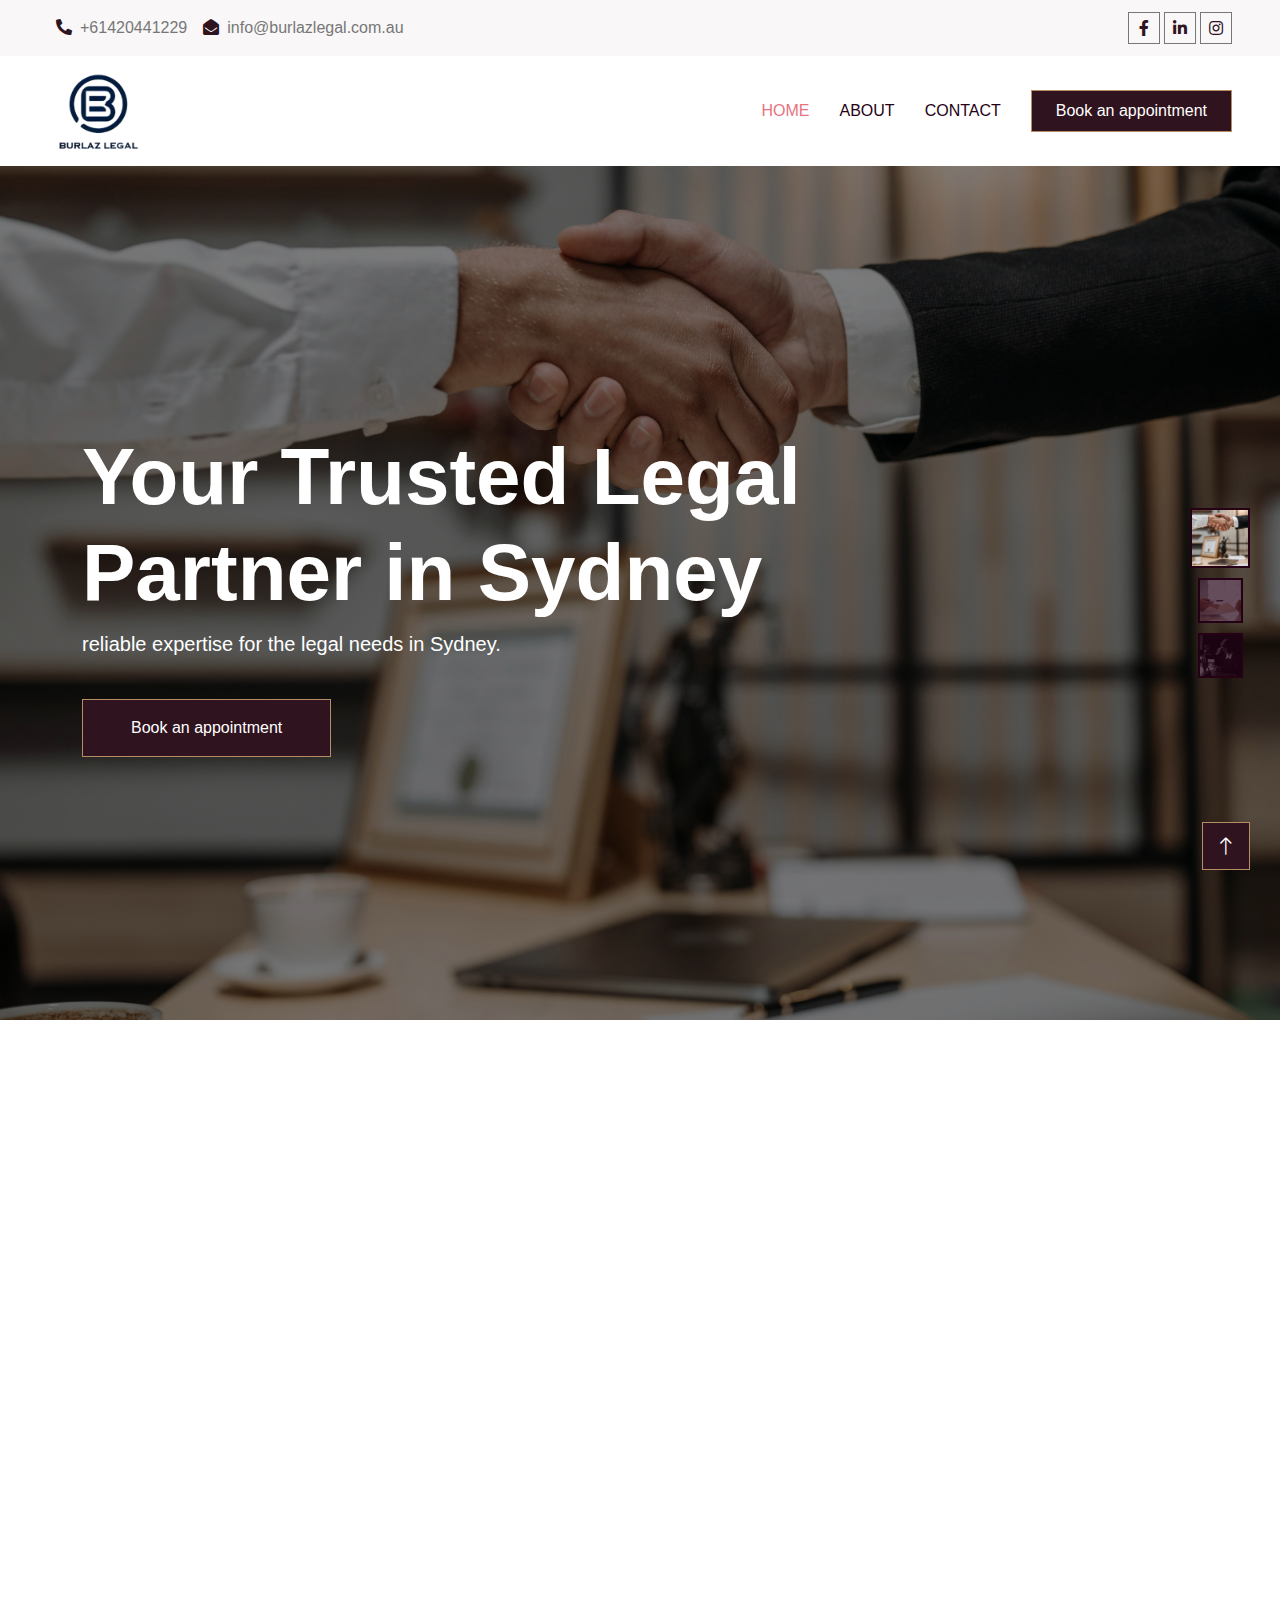
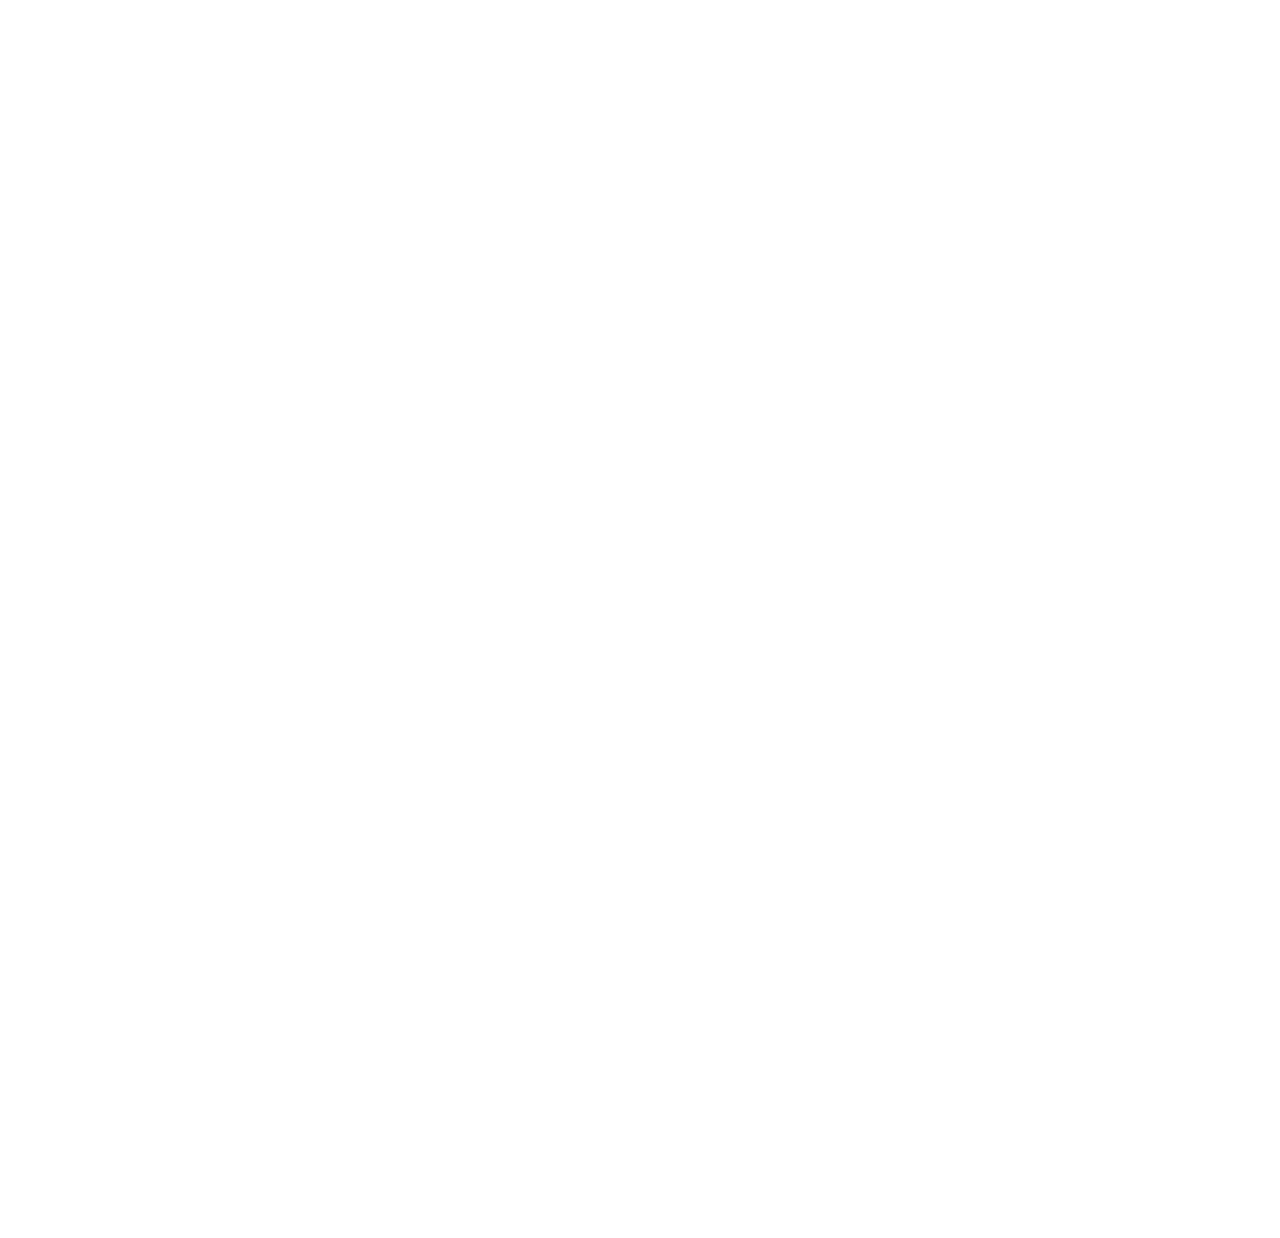
<file: index.html>
<!DOCTYPE html>
<html lang="en">

<head>
    <meta charset="utf-8">
    <title>Home | Burlaz Legal</title>
    <meta content="width=device-width, initial-scale=1.0" name="viewport">
    <meta content="" name="keywords">
    <meta content="" name="description">

    <!-- Favicon -->
    <link href="img/favicon.ico" rel="icon">

    <!-- Google Web Fonts -->
    <link rel="preconnect" href="https://fonts.googleapis.com">
    <link rel="preconnect" href="https://fonts.gstatic.com" crossorigin>
    <link
        href="https://fonts.googleapis.com/css2?family=Open+Sans:wght@400;500;600&family=Teko:wght@400;500;600&display=swap"
        rel="stylesheet">

    <!-- Icon Font Stylesheet -->
    <link href="https://cdnjs.cloudflare.com/ajax/libs/font-awesome/5.10.0/css/all.min.css" rel="stylesheet">
    <link href="https://cdn.jsdelivr.net/npm/bootstrap-icons@1.4.1/font/bootstrap-icons.css" rel="stylesheet">

    <!-- Libraries Stylesheet -->
    <link href="lib/animate/animate.min.css" rel="stylesheet">
    <link href="lib/owlcarousel/assets/owl.carousel.min.css" rel="stylesheet">
    <link href="lib/tempusdominus/css/tempusdominus-bootstrap-4.min.css" rel="stylesheet" />

    <!-- Customized Bootstrap Stylesheet -->
    <link href="css/bootstrap.min.css" rel="stylesheet">

    <!-- Template Stylesheet -->
    <link href="css/style.css" rel="stylesheet">
</head>

<body>


    <!-- Topbar Start -->
    <div class="container-fluid bg-dark p-0 wow fadeIn" data-wow-delay="0.1s">
        <div class="row gx-0 d-none d-lg-flex">
            <div class="col-lg-7 px-5 text-start">
                <div class="h-100 d-inline-flex align-items-center py-3 me-3">
                    <a class="text-body px-2" href="tel:+61420441229"><i
                            class="fa fa-phone-alt text-primary me-2"></i>+61420441229</a>
                    <a class="text-body px-2" href="mailto:info@burlazlegal.com.au"><i
                            class="fa fa-envelope-open text-primary me-2"></i>info@burlazlegal.com.au</a>
                </div>
            </div>
            <div class="col-lg-5 px-5 text-end">
                <div class="h-100 d-inline-flex align-items-center">
                    <a class="btn btn-sm-square btn-outline-body me-1" href=""><i class="fab fa-facebook-f"></i></a>
                    <a class="btn btn-sm-square btn-outline-body me-1" href=""><i class="fab fa-linkedin-in"></i></a>
                    <a class="btn btn-sm-square btn-outline-body me-0" href=""><i class="fab fa-instagram"></i></a>
                </div>
            </div>
        </div>
    </div>
    <!-- Topbar End -->


    <!-- Navbar Start -->
    <nav class="navbar navbar-expand-lg bg-white navbar-light sticky-top py-lg-0 px-lg-5 wow fadeIn"
        data-wow-delay="0.1s">
        <a href="index.html" class="navbar-brand ms-4 ms-lg-0">
            <h1 class="text-primary m-0"><img class="me-3" src="img/icons/icon-1.png" alt="Icon" style="height: 100px;">
            </h1>
        </a>
        <button type="button" class="navbar-toggler me-4" data-bs-toggle="collapse" data-bs-target="#navbarCollapse">
            <span class="navbar-toggler-icon"></span>
        </button>
        <div class="collapse navbar-collapse" id="navbarCollapse">
            <div class="navbar-nav ms-auto p-4 p-lg-0">
                <a href="index.html" class="nav-item nav-link active">Home</a>
                <a href="about.html" class="nav-item nav-link">About</a>
                <a href="contact.html" class="nav-item nav-link">Contact</a>
            </div>
            <a href="https://outlook.office365.com/book/InitialConsultation@burlazlegal.com.au/" target="_blank" class="btn btn-primary py-2 px-4 d-none d-lg-block">Book an appointment</a>
        </div>
    </nav>
    <!-- Navbar End -->


    <!-- Carousel Start -->
    <div class="container-fluid p-0 pb-5 wow fadeIn" data-wow-delay="0.1s">
        <div class="owl-carousel header-carousel position-relative">
            <div class="owl-carousel-item position-relative" data-dot="<img src='img/carousel-1.jpg'>">
                <img class="img-fluid" src="img/carousel-1.jpg" alt="">
                <div class="owl-carousel-inner">
                    <div class="container">
                        <div class="row justify-content-start">
                            <div class="col-10 col-lg-8">
                                <h1 class="display-1 text-white animated slideInDown">Your Trusted Legal Partner in
                                    Sydney</h1>
                                <p class="fs-5 fw-medium text-white mb-4 pb-3">reliable expertise for the legal needs in Sydney.</p>
                                <a href="https://outlook.office365.com/book/InitialConsultation@burlazlegal.com.au/" target="_blank" class="btn btn-primary py-3 px-5 animated slideInLeft">Book
                                    an appointment</a>
                            </div>
                        </div>
                    </div>
                </div>
            </div>
            <div class="owl-carousel-item position-relative" data-dot="<img src='img/carousel-2.jpg'>">
                <img class="img-fluid" src="img/carousel-2.jpg" alt="">
                <div class="owl-carousel-inner">
                    <div class="container">
                        <div class="row justify-content-start">
                            <div class="col-10 col-lg-8">
                                <h1 class="display-1 text-white animated slideInDown">Comprehensive Range of Legal
                                    Solutions</h1>
                                <p class="fs-5 fw-medium text-white mb-4 pb-3">offering a comprehensive solution in the
                                    areas of property and conveyancing, family and divorce, migration, wills and estates
                                    and commercial law.</p>
                                <a href="https://outlook.office365.com/book/InitialConsultation@burlazlegal.com.au/" target="_blank" class="btn btn-primary py-3 px-5 animated slideInLeft">Book
                                    an appointment</a>
                            </div>
                        </div>
                    </div>
                </div>
            </div>
            <div class="owl-carousel-item position-relative" data-dot="<img src='img/carousel-3.jpg'>">
                <img class="img-fluid" src="img/carousel-3.jpg" alt="">
                <div class="owl-carousel-inner">
                    <div class="container">
                        <div class="row justify-content-start">
                            <div class="col-10 col-lg-8">
                                <h1 class="display-1 text-white animated slideInDown">Best Affordability for Quality Services
                                </h1>
                                <p class="fs-5 fw-medium text-white mb-4 pb-3">providing you the best quality service with the best value for your money.</p>
                                <a href="https://outlook.office365.com/book/InitialConsultation@burlazlegal.com.au/" target="_blank" class="btn btn-primary py-3 px-5 animated slideInLeft">Book
                                    an appointment</a>
                            </div>
                        </div>
                    </div>
                </div>
            </div>
        </div>
    </div>
    <!-- Carousel End -->


    <!-- Facts Start -->
    <div class="container-xxl py-5">
        <div class="container pt-5">
            <div class="row g-4">
                <div class="col-lg-4 col-md-6 wow fadeInUp" data-wow-delay="0.1s">
                    <div class="fact-item text-center bg-light h-100 p-5 pt-0">
                        <div class="fact-icon">
                            <img src="img/icons/icon-2.png" alt="Icon">
                        </div>
                        <h3 class="mb-3">Sharp Focus, Proven Results</h3>
                        <p class="mb-0">Our
                            expertise in our core practice areas
                            ensures superior outcomes.</p>
                    </div>
                </div>
                <div class="col-lg-4 col-md-6 wow fadeInUp" data-wow-delay="0.3s">
                    <div class="fact-item text-center bg-light h-100 p-5 pt-0">
                        <div class="fact-icon">
                            <img src="img/icons/icon-3.png" alt="Icon">
                        </div>
                        <h3 class="mb-3">Tailored Solutions</h3>
                        <p class="mb-0">We craft
                            personalized strategies for your
                            unique situation.</p>
                    </div>
                </div>
                <div class="col-lg-4 col-md-6 wow fadeInUp" data-wow-delay="0.5s">
                    <div class="fact-item text-center bg-light h-100 p-5 pt-0">
                        <div class="fact-icon">
                            <img src="img/icons/icon-4.png" alt="Icon">
                        </div>
                        <h3 class="mb-3">Clear Communication</h3>
                        <p class="mb-0">We keep
                            you informed and involved
                            throughout the entire legal process.</p>
                    </div>
                </div>
            </div>
        </div>
    </div>
    <!-- Facts End -->


    <!-- About Start -->
    <div class="container-xxl py-5">
        <div class="container">
            <div class="row g-5">
                <div class="col-lg-6 wow fadeIn" data-wow-delay="0.1s">
                    <div class="about-img">
                        <img class="img-fluid" src="img/about-1.jpg" alt="">
                        <img class="img-fluid" src="img/about-2.jpg" alt="">
                    </div>
                </div>
                <div class="col-lg-6 wow fadeIn" data-wow-delay="0.5s">
                    <h4 class="section-title">About Us</h4>
                    <h1 class="display-5 mb-4">Your Trusted Legal Partners for Life's Key Moments</h1>
                    <p>Welcome to our premier legal services firm, your trusted partner for expert migration law, family
                        and divorce law, and conveyancing services. We specialize in skilled migration visas, including
                        points-tested and sponsorship options, partner visas, student visas, family visas, and
                        comprehensive appeals and reviews. Our family and divorce law services cover divorce and
                        separation, property settlements, parenting arrangements, child support, spousal maintenance,
                        and de facto relationships. </p>
                    <p class="mb-4">For conveyancing, we ensure smooth transactions for residential and
                        commercial property purchases and sales, property settlements, refinancing, and leasing. Rely on
                        our experienced professionals to navigate your legal challenges with precision and care. Contact
                        us today to secure top-notch legal support for all your needs.
                    </p>
                    <div class="d-flex align-items-center mb-5">
                        <div class="d-flex flex-shrink-0 align-items-center justify-content-center border border-5 border-primary"
                            style="width: 120px; height: 120px;">
                            <h1 class="display-1 mb-n2" data-toggle="counter-up">7</h1>
                        </div>
                        <div class="ps-4">
                            <h3>Years</h3>
                            <h3>Working</h3>
                            <h3 class="mb-0">Experience</h3>
                        </div>
                    </div>
                </div>
            </div>
        </div>
    </div>
    <!-- About End -->


    <!-- Testimonial Start -->
    <!-- <div class="container-xxl py-5">
        <div class="container">
            <div class="text-center mx-auto mb-5 wow fadeInUp" data-wow-delay="0.1s" style="max-width: 600px;">
                <h4 class="section-title">Testimonial</h4>
                <h1 class="display-5 mb-4">Thousands Of Customers Who Trust Us And Our Services</h1>
            </div>
            <div class="owl-carousel testimonial-carousel wow fadeInUp" data-wow-delay="0.1s">
                <div class="testimonial-item text-center"
                    data-dot="<img class='img-fluid' src='img/testimonial-1.jpg' alt=''>">
                    <p class="fs-5">Clita clita tempor justo dolor ipsum amet kasd amet duo justo duo duo labore sed
                        sed. Magna ut diam sit et amet stet eos sed clita erat magna elitr erat sit sit erat at rebum
                        justo sea clita.</p>
                    <h3>Client Name</h3>
                    <span class="text-primary">Profession</span>
                </div>
                <div class="testimonial-item text-center"
                    data-dot="<img class='img-fluid' src='img/testimonial-2.jpg' alt=''>">
                    <p class="fs-5">Clita clita tempor justo dolor ipsum amet kasd amet duo justo duo duo labore sed
                        sed. Magna ut diam sit et amet stet eos sed clita erat magna elitr erat sit sit erat at rebum
                        justo sea clita.</p>
                    <h3>Client Name</h3>
                    <span class="text-primary">Profession</span>
                </div>
                <div class="testimonial-item text-center"
                    data-dot="<img class='img-fluid' src='img/testimonial-3.jpg' alt=''>">
                    <p class="fs-5">Clita clita tempor justo dolor ipsum amet kasd amet duo justo duo duo labore sed
                        sed. Magna ut diam sit et amet stet eos sed clita erat magna elitr erat sit sit erat at rebum
                        justo sea clita.</p>
                    <h3>Client Name</h3>
                    <span class="text-primary">Profession</span>
                </div>
            </div>
        </div>
    </div> -->
    <!-- Testimonial End -->


    <!-- Footer Start -->
    <div class="container-fluid bg-dark text-body footer mt-5 pt-5 px-0 wow fadeIn" data-wow-delay="0.1s">
        <div class="container py-5">
            <div class="row g-5">
                <div class="col-lg-4 col-md-6">
                    <h3 class="text-light mb-4">Address</h3>
                    <p class="mb-2"><i class="fa fa-map-marker-alt text-primary me-3"></i>Suite 474 Level 4 311/315
                        <br>Castlereagh St, Haymarket <br>NSW 2000
                    </p>
                    <a href="tel:+61420441229">
                        <p class="mb-2"><i class="fa fa-phone-alt text-primary me-3"></i>+61420441229</p>
                    </a>
                    <a href="mailto:info@burlazlegal.com.au">
                        <p class="mb-2"><i class="fa fa-envelope text-primary me-3"></i>info@burlazlegal.com.au</p>
                    </a>
                    <div class="d-flex pt-2">
                        <a class="btn btn-square btn-outline-body me-1" href=""><i class="fab fa-instagram"></i></a>
                        <a class="btn btn-square btn-outline-body me-1" href=""><i class="fab fa-facebook-f"></i></a>
                        <a class="btn btn-square btn-outline-body me-0" href=""><i class="fab fa-linkedin-in"></i></a>
                    </div>
                </div>
                <div class="col-lg-4 col-md-6">
                    <h3 class="text-light mb-4">Quick Links</h3>
                    <a class="btn btn-link" href="index.html">Home</a>
                    <a class="btn btn-link" href="about.html">About Us</a>
                    <a class="btn btn-link" href="contact.html">Contact Us</a>
                    <a class="btn btn-link" href="appointment.html">Appointment</a>
                </div>
                <div class="col-lg-4 col-md-6">
                    <h3 class="text-light mb-4"><img src="./img/icons/icon-1.png" style="height: 175px;"></h3>
                </div>
            </div>
        </div>
        <div class="container-fluid copyright">
            <div class="container">
                <div class="row">
                    <div class="col-md-6 text-center text-md-start mb-3 mb-md-0">
                        &copy; <a href="#">Burlaz Legal.</a> All rights reserved.
                    </div>
                </div>
            </div>
        </div>
    </div>
    <!-- Footer End -->


    <!-- Back to Top -->
    <a href="#" class="btn btn-lg btn-primary btn-lg-square back-to-top"><i class="bi bi-arrow-up"></i></a>


    <!-- JavaScript Libraries -->
    <script src="https://code.jquery.com/jquery-3.4.1.min.js"></script>
    <script src="https://cdn.jsdelivr.net/npm/bootstrap@5.0.0/dist/js/bootstrap.bundle.min.js"></script>
    <script src="lib/wow/wow.min.js"></script>
    <script src="lib/easing/easing.min.js"></script>
    <script src="lib/waypoints/waypoints.min.js"></script>
    <script src="lib/counterup/counterup.min.js"></script>
    <script src="lib/owlcarousel/owl.carousel.min.js"></script>
    <script src="lib/tempusdominus/js/moment.min.js"></script>
    <script src="lib/tempusdominus/js/moment-timezone.min.js"></script>
    <script src="lib/tempusdominus/js/tempusdominus-bootstrap-4.min.js"></script>

    <!-- Template Javascript -->
    <script src="js/main.js"></script>
</body>

</html>
</file>
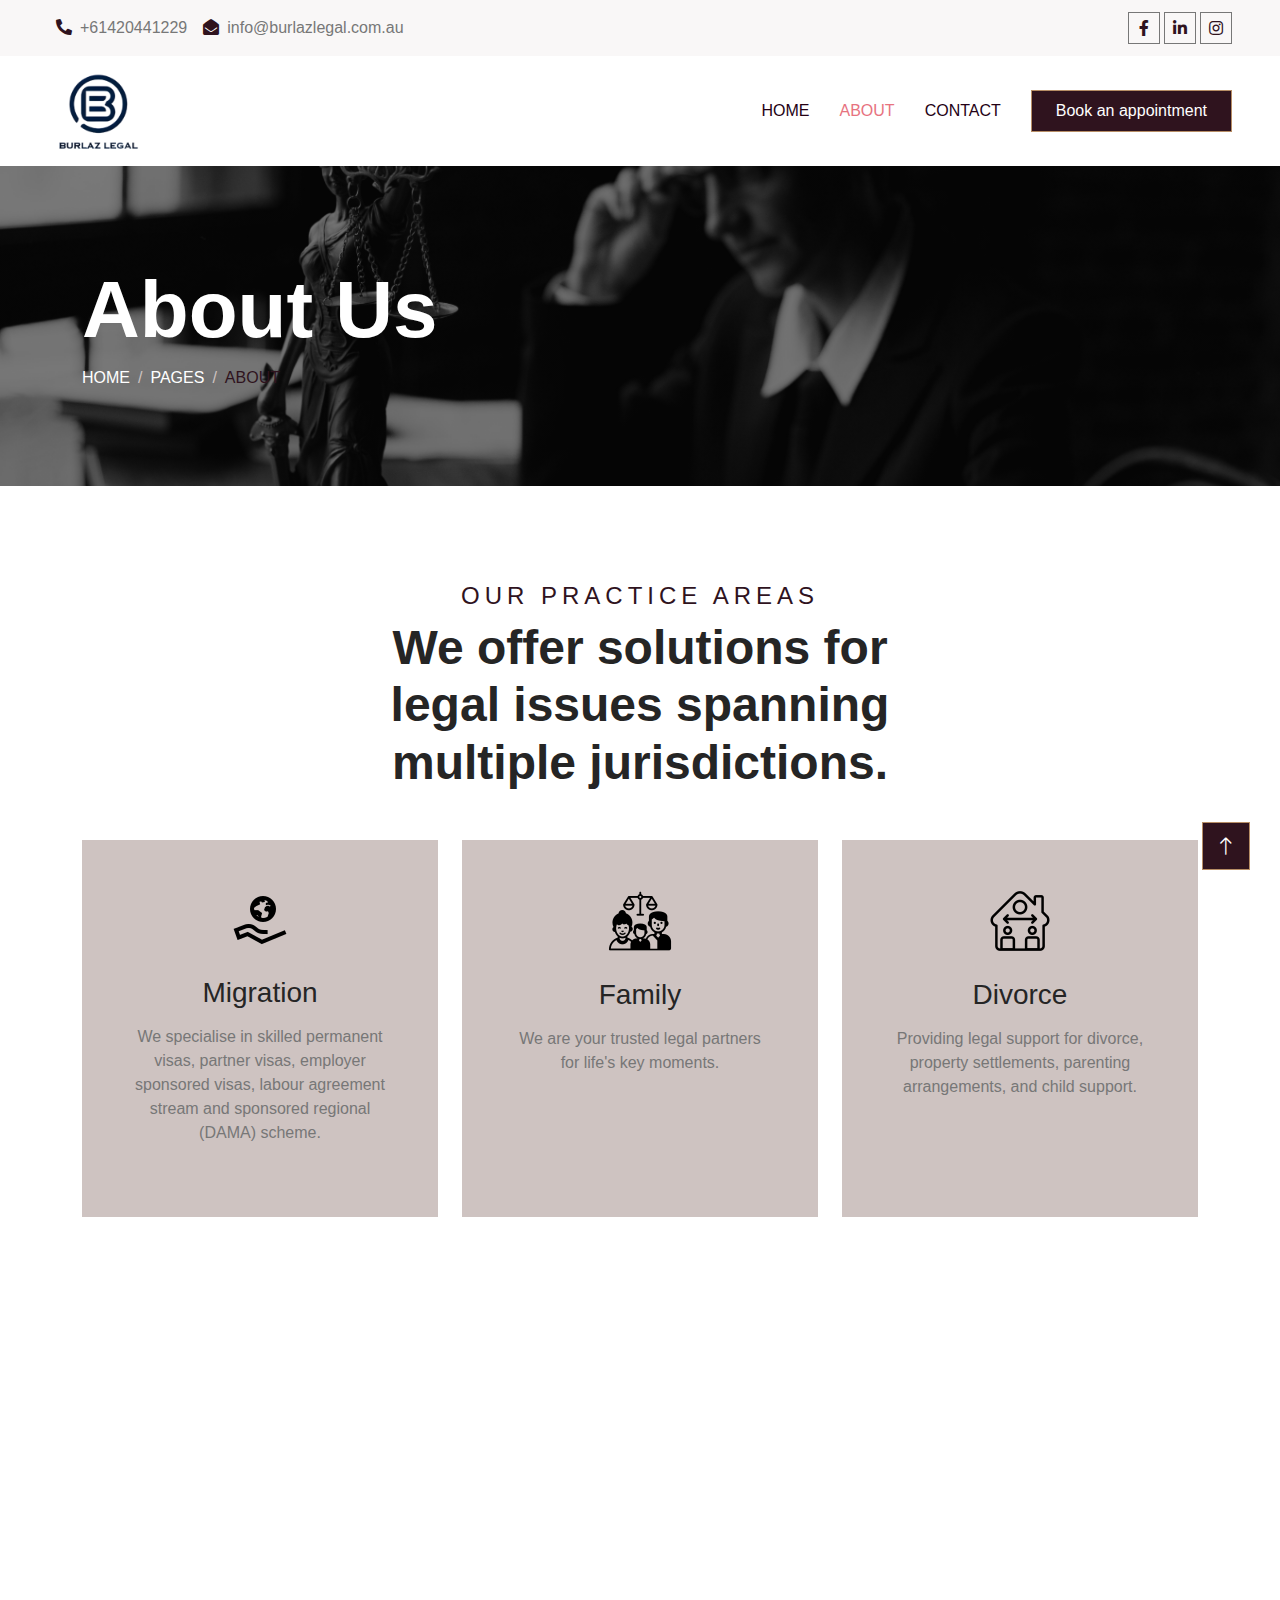
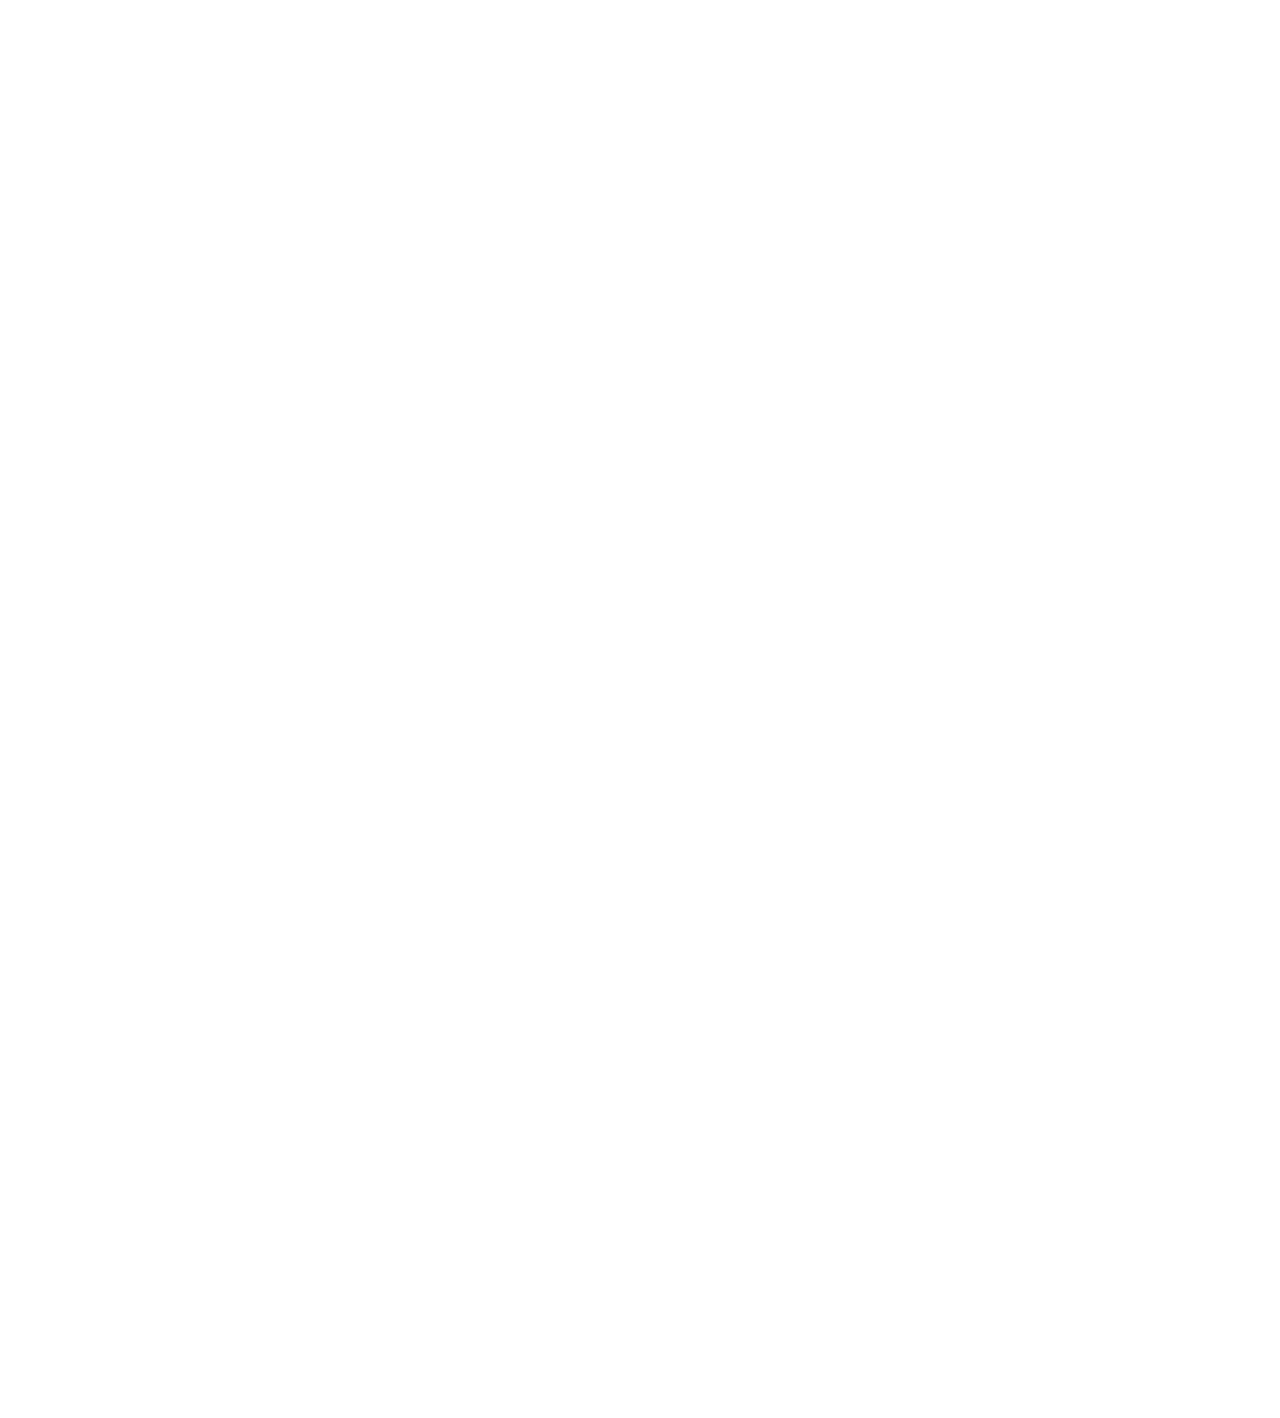
<file: about.html>
<!DOCTYPE html>
<html lang="en">

<head>
    <meta charset="utf-8">
    <title>About | Burlaz Legal</title>
    <meta content="width=device-width, initial-scale=1.0" name="viewport">
    <meta content="" name="keywords">
    <meta content="" name="description">

    <!-- Favicon -->
    <link href="img/favicon.ico" rel="icon">

    <!-- Google Web Fonts -->
    <link rel="preconnect" href="https://fonts.googleapis.com">
    <link rel="preconnect" href="https://fonts.gstatic.com" crossorigin>
    <link
        href="https://fonts.googleapis.com/css2?family=Open+Sans:wght@400;500;600&family=Teko:wght@400;500;600&display=swap"
        rel="stylesheet">

    <!-- Icon Font Stylesheet -->
    <link href="https://cdnjs.cloudflare.com/ajax/libs/font-awesome/5.10.0/css/all.min.css" rel="stylesheet">
    <link href="https://cdn.jsdelivr.net/npm/bootstrap-icons@1.4.1/font/bootstrap-icons.css" rel="stylesheet">

    <!-- Libraries Stylesheet -->
    <link href="lib/animate/animate.min.css" rel="stylesheet">
    <link href="lib/owlcarousel/assets/owl.carousel.min.css" rel="stylesheet">
    <link href="lib/tempusdominus/css/tempusdominus-bootstrap-4.min.css" rel="stylesheet" />

    <!-- Customized Bootstrap Stylesheet -->
    <link href="css/bootstrap.min.css" rel="stylesheet">

    <!-- Template Stylesheet -->
    <link href="css/style.css" rel="stylesheet">
</head>

<body>


    <!-- Topbar Start -->
    <div class="container-fluid bg-dark p-0 wow fadeIn" data-wow-delay="0.1s">
        <div class="row gx-0 d-none d-lg-flex">
            <div class="col-lg-7 px-5 text-start">
                <div class="h-100 d-inline-flex align-items-center py-3 me-3">
                    <a class="text-body px-2" href="tel:+61420441229"><i
                            class="fa fa-phone-alt text-primary me-2"></i>+61420441229</a>
                    <a class="text-body px-2" href="mailto:info@burlazlegal.com.au"><i
                            class="fa fa-envelope-open text-primary me-2"></i>info@burlazlegal.com.au</a>
                </div>
            </div>
            <div class="col-lg-5 px-5 text-end">
                <div class="h-100 d-inline-flex align-items-center">
                    <a class="btn btn-sm-square btn-outline-body me-1" href=""><i class="fab fa-facebook-f"></i></a>
                    <a class="btn btn-sm-square btn-outline-body me-1" href=""><i class="fab fa-linkedin-in"></i></a>
                    <a class="btn btn-sm-square btn-outline-body me-0" href=""><i class="fab fa-instagram"></i></a>
                </div>
            </div>
        </div>
    </div>
    <!-- Topbar End -->


    <!-- Navbar Start -->
    <nav class="navbar navbar-expand-lg bg-white navbar-light sticky-top py-lg-0 px-lg-5 wow fadeIn"
        data-wow-delay="0.1s">
        <a href="index.html" class="navbar-brand ms-4 ms-lg-0">
            <h1 class="text-primary m-0"><img class="me-3" src="img/icons/icon-1.png" alt="Icon" style="height: 100px;">
            </h1>
        </a>
        <button type="button" class="navbar-toggler me-4" data-bs-toggle="collapse" data-bs-target="#navbarCollapse">
            <span class="navbar-toggler-icon"></span>
        </button>
        <div class="collapse navbar-collapse" id="navbarCollapse">
            <div class="navbar-nav ms-auto p-4 p-lg-0">
                <a href="index.html" class="nav-item nav-link">Home</a>
                <a href="about.html" class="nav-item nav-link active">About</a>
                <a href="contact.html" class="nav-item nav-link">Contact</a>
            </div>
            <a href="https://outlook.office365.com/book/InitialConsultation@burlazlegal.com.au/" target="_blank" class="btn btn-primary py-2 px-4 d-none d-lg-block">Book an appointment</a>
        </div>
    </nav>
    <!-- Navbar End -->

    <!-- Page Header Start -->
    <div class="container-fluid page-header py-5 mb-5 wow fadeIn" data-wow-delay="0.1s">
        <div class="container py-5">
            <h1 class="display-1 text-white animated slideInDown">About Us</h1>
            <nav aria-label="breadcrumb animated slideInDown">
                <ol class="breadcrumb text-uppercase mb-0">
                    <li class="breadcrumb-item"><a class="text-white" href="#">Home</a></li>
                    <li class="breadcrumb-item"><a class="text-white" href="#">Pages</a></li>
                    <li class="breadcrumb-item text-primary active" aria-current="page">About</li>
                </ol>
            </nav>
        </div>
    </div>
    <!-- Page Header End -->





    <!-- Service Start -->
    <div class="container-xxl py-5">
        <div class="container">
            <div class="text-center mx-auto mb-5 wow fadeInUp" data-wow-delay="0.1s" style="max-width: 600px;">
                <h4 class="section-title">OUR PRACTICE AREAS</h4>
                <h1 class="display-5 mb-4">We offer solutions for legal issues spanning multiple jurisdictions.</h1>
            </div>
            <div class="row g-4">
                <div class="col-lg-4 col-md-6 wow fadeInUp" data-wow-delay="0.1s">
                    <div class="service-item d-flex position-relative text-center h-100">
                        <div class="service-text p-5">
                            <img class="mb-4" src="img/icons/icon-5.png" alt="Icon">
                            <h3 class="mb-3">Migration</h3>
                            <p class="mb-4">We specialise in skilled permanent visas, partner visas, employer sponsored
                                visas,
                                labour agreement stream and sponsored regional (DAMA) scheme.</p>
                        </div>
                    </div>
                </div>
                <div class="col-lg-4 col-md-6 wow fadeInUp" data-wow-delay="0.3s">
                    <div class="service-item d-flex position-relative text-center h-100">
                        <div class="service-text p-5">
                            <img class="mb-4" src="img/icons/icon-6.png" alt="Icon">
                            <h3 class="mb-3">Family</h3>
                            <p class="mb-4">We are your trusted legal partners for life's key moments.</p>
                        </div>
                    </div>
                </div>
                <div class="col-lg-4 col-md-6 wow fadeInUp" data-wow-delay="0.5s">
                    <div class="service-item d-flex position-relative text-center h-100">
                        <div class="service-text p-5">
                            <img class="mb-4" src="img/icons/icon-7.png" alt="Icon">
                            <h3 class="mb-3">Divorce</h3>
                            <p class="mb-4">Providing legal support for divorce, property settlements, parenting
                                arrangements, and child support.</p>
                        </div>
                    </div>
                </div>
                <div class="col-lg-4 col-md-6 wow fadeInUp" data-wow-delay="0.3s">
                    <div class="service-item d-flex position-relative text-center h-100">
                        <div class="service-text p-5">
                            <img class="mb-4" src="img/icons/icon-9.png" alt="Icon">
                            <h3 class="mb-3">Property</h3>
                            <p class="mb-4">We deal with all property related matters and leasing.</p>
                        </div>
                    </div>
                </div>
                <div class="col-lg-4 col-md-6 wow fadeInUp" data-wow-delay="0.1s">
                    <div class="service-item d-flex position-relative text-center h-100">
                        <div class="service-text p-5">
                            <img class="mb-4" src="img/icons/icon-8.png" alt="Icon">
                            <h3 class="mb-3">Conveyancing</h3>
                            <p class="mb-4">Managing legal processes for buying, selling, and refinancing residential
                                and commercial properties across Australia.</p>
                        </div>
                    </div>
                </div>

                <div class="col-lg-4 col-md-6 wow fadeInUp" data-wow-delay="0.5s">
                    <div class="service-item d-flex position-relative text-center h-100">
                        <div class="service-text p-5">
                            <img class="mb-4" src="img/icons/icon-10.png" alt="Icon">
                            <h3 class="mb-3">Commercial Law</h3>
                            <p class="mb-4">We focus on all aspects of general commercial law including sale of business
                                and others.
                            </p>
                        </div>
                    </div>
                </div>
            </div>
        </div>
    </div>
    <!-- Service End -->


    <!-- Team Start -->
    <div class="container-xxl py-5">
        <div class="container">
            <div class="text-center mx-auto mb-5 wow fadeInUp" data-wow-delay="0.1s" style="max-width: 600px;">
                <h4 class="section-title">Team Members</h4>
                <h1 class="display-5 mb-4">Our Dedicated Team of Professionals</h1>
            </div>
            <div class="row g-0 team-items">
                <div class="col-lg-4 col-md-6 wow fadeInUp" data-wow-delay="0.1s">
                    <div class="team-item position-relative">
                        <div class="position-relative">
                            <img class="img-fluid" src="img/team-1.jpg" alt="">
                        </div>
                        <div class="bg-light text-center p-4">
                            <h3 class="mt-2">Sujan Burlakoti</h3>
                            <span class="text-primary">Principal</span>
                        </div>
                    </div>
                </div>
                <div class="col-lg-4 col-md-6 wow fadeInUp" data-wow-delay="0.3s">
                    <div class="team-item position-relative">
                        <div class="position-relative">
                            <img class="img-fluid" src="img/team-2.jpg" alt="">
                        </div>
                        <div class="bg-light text-center p-4">
                            <h3 class="mt-2">Sikha Acharya</h3>
                            <span class="text-primary">Lawyer</span>
                        </div>
                    </div>
                </div>
                <div class="col-lg-4 col-md-6 wow fadeInUp" data-wow-delay="0.5s">
                    <div class="team-item position-relative">
                        <div class="position-relative">
                            <img class="img-fluid" src="img/team-3.jpg" alt="">
                        </div>
                        <div class="bg-light text-center p-4">
                            <h3 class="mt-2">Sushma Dahal</h3>
                            <span class="text-primary">Office Manager</span>
                        </div>
                    </div>
                </div>
            </div>
        </div>
    </div>
    <!-- Team End -->


    <!-- Footer Start -->
    <div class="container-fluid bg-dark text-body footer mt-5 pt-5 px-0 wow fadeIn" data-wow-delay="0.1s">
        <div class="container py-5">
            <div class="row g-5">
                <div class="col-lg-4 col-md-6">
                    <h3 class="text-light mb-4">Address</h3>
                    <p class="mb-2"><i class="fa fa-map-marker-alt text-primary me-3"></i>Suite 474 Level 4 311/315
                        <br>Castlereagh St, Haymarket <br>NSW 2000
                    </p>
                    <a href="tel:+61420441229">
                        <p class="mb-2"><i class="fa fa-phone-alt text-primary me-3"></i>+61420441229</p>
                    </a>
                    <a href="mailto:info@burlazlegal.com.au">
                        <p class="mb-2"><i class="fa fa-envelope text-primary me-3"></i>info@burlazlegal.com.au</p>
                    </a>
                    <div class="d-flex pt-2">
                        <a class="btn btn-square btn-outline-body me-1" href=""><i class="fab fa-instagram"></i></a>
                        <a class="btn btn-square btn-outline-body me-1" href=""><i class="fab fa-facebook-f"></i></a>
                        <a class="btn btn-square btn-outline-body me-0" href=""><i class="fab fa-linkedin-in"></i></a>
                    </div>
                </div>
                <div class="col-lg-4 col-md-6">
                    <h3 class="text-light mb-4">Quick Links</h3>
                    <a class="btn btn-link" href="index.html">Home</a>
                    <a class="btn btn-link" href="about.html">About Us</a>
                    <a class="btn btn-link" href="contact.html">Contact Us</a>
                    <a class="btn btn-link" href="appointment.html">Appointment</a>
                </div>
                <div class="col-lg-4 col-md-6">
                    <h3 class="text-light mb-4"><img src="./img/icons/icon-1.png" style="height: 175px;"></h3>
                </div>
            </div>
        </div>
        <div class="container-fluid copyright">
            <div class="container">
                <div class="row">
                    <div class="col-md-6 text-center text-md-start mb-3 mb-md-0">
                        &copy; <a href="#">Burlaz Legal.</a> All rights reserved.
                    </div>
                </div>
            </div>
        </div>
    </div>
    <!-- Footer End -->


    <!-- Back to Top -->
    <a href="#" class="btn btn-lg btn-primary btn-lg-square back-to-top"><i class="bi bi-arrow-up"></i></a>


    <!-- JavaScript Libraries -->
    <script src="https://code.jquery.com/jquery-3.4.1.min.js"></script>
    <script src="https://cdn.jsdelivr.net/npm/bootstrap@5.0.0/dist/js/bootstrap.bundle.min.js"></script>
    <script src="lib/wow/wow.min.js"></script>
    <script src="lib/easing/easing.min.js"></script>
    <script src="lib/waypoints/waypoints.min.js"></script>
    <script src="lib/counterup/counterup.min.js"></script>
    <script src="lib/owlcarousel/owl.carousel.min.js"></script>
    <script src="lib/tempusdominus/js/moment.min.js"></script>
    <script src="lib/tempusdominus/js/moment-timezone.min.js"></script>
    <script src="lib/tempusdominus/js/tempusdominus-bootstrap-4.min.js"></script>

    <!-- Template Javascript -->
    <script src="js/main.js"></script>
</body>

</html>
</file>
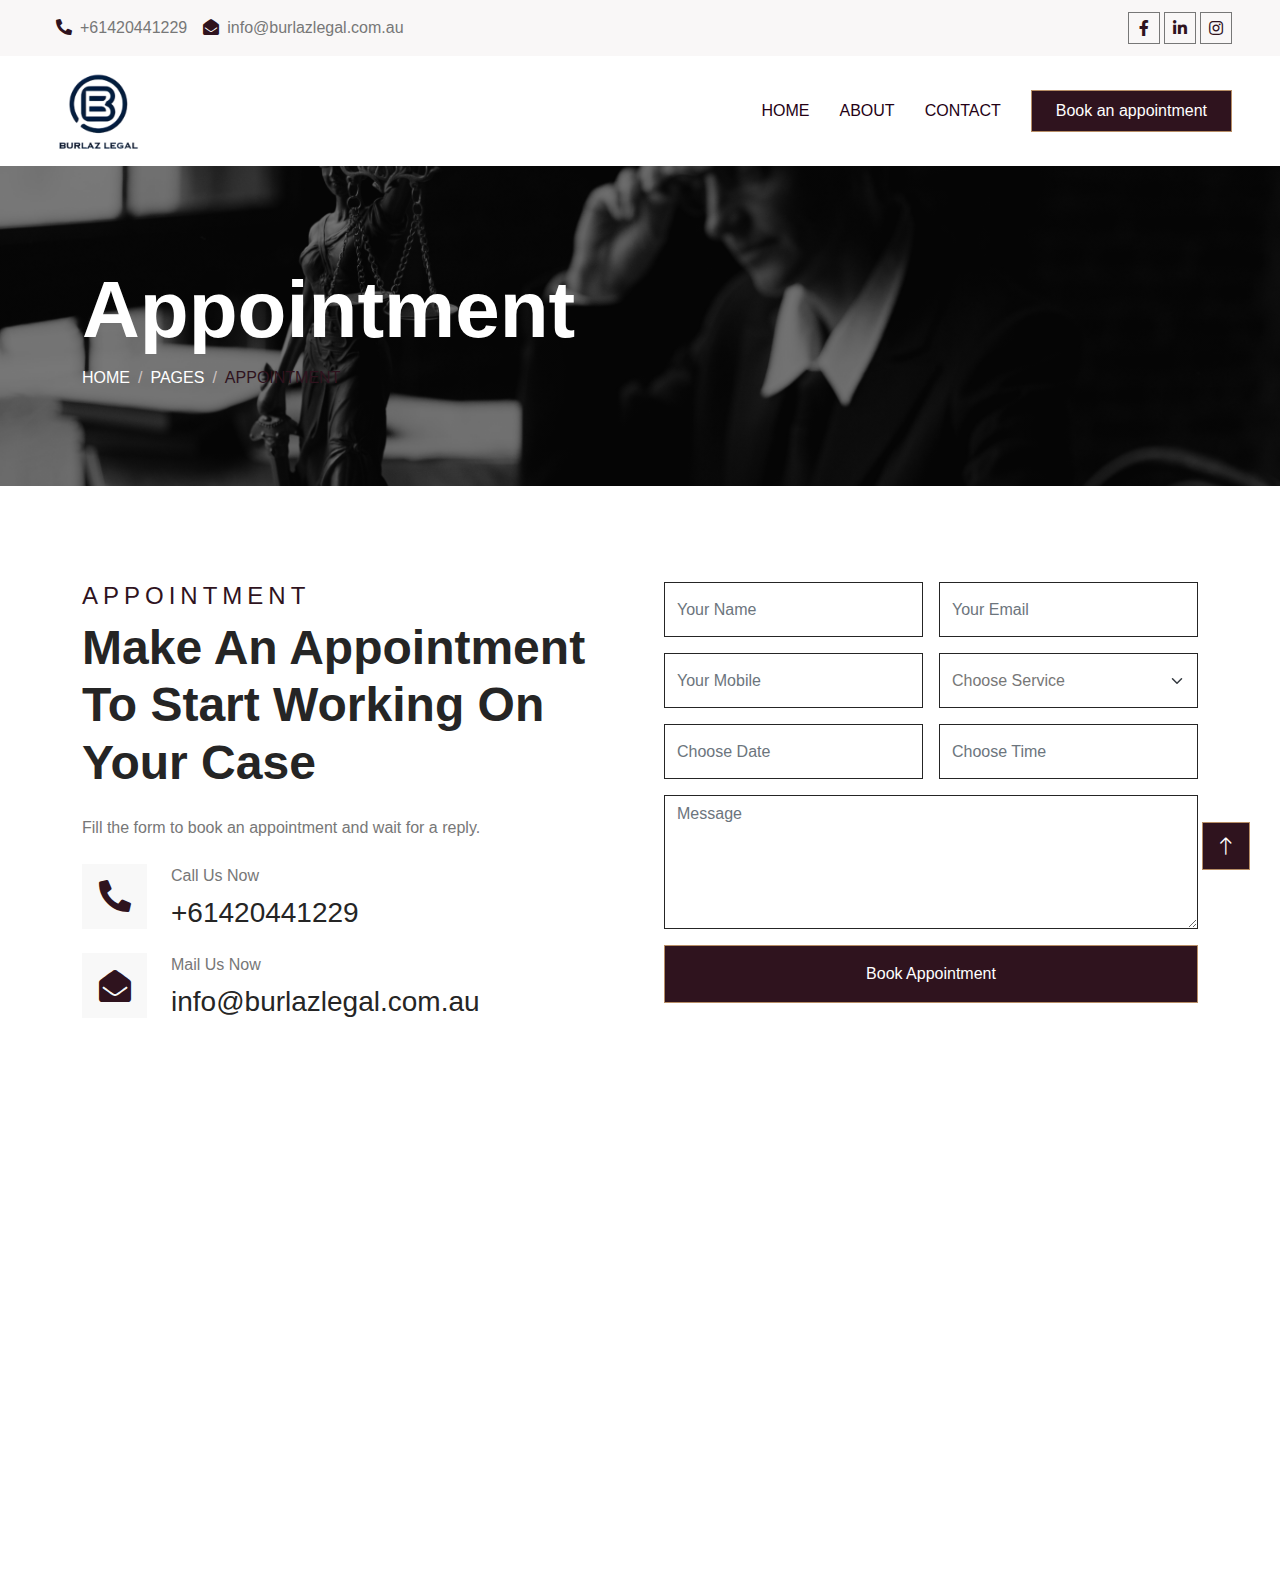
<file: appointment.html>
<!DOCTYPE html>
<html lang="en">

<head>
    <meta charset="utf-8">
    <title>Appointment | Burlaz Legal</title>
    <meta content="width=device-width, initial-scale=1.0" name="viewport">
    <meta content="" name="keywords">
    <meta content="" name="description">

    <!-- Favicon -->
    <link href="img/favicon.ico" rel="icon">

    <!-- Google Web Fonts -->
    <link rel="preconnect" href="https://fonts.googleapis.com">
    <link rel="preconnect" href="https://fonts.gstatic.com" crossorigin>
    <link
        href="https://fonts.googleapis.com/css2?family=Open+Sans:wght@400;500;600&family=Teko:wght@400;500;600&display=swap"
        rel="stylesheet">

    <!-- Icon Font Stylesheet -->
    <link href="https://cdnjs.cloudflare.com/ajax/libs/font-awesome/5.10.0/css/all.min.css" rel="stylesheet">
    <link href="https://cdn.jsdelivr.net/npm/bootstrap-icons@1.4.1/font/bootstrap-icons.css" rel="stylesheet">

    <!-- Libraries Stylesheet -->
    <link href="lib/animate/animate.min.css" rel="stylesheet">
    <link href="lib/owlcarousel/assets/owl.carousel.min.css" rel="stylesheet">
    <link href="lib/tempusdominus/css/tempusdominus-bootstrap-4.min.css" rel="stylesheet" />

    <!-- Customized Bootstrap Stylesheet -->
    <link href="css/bootstrap.min.css" rel="stylesheet">

    <!-- Template Stylesheet -->
    <link href="css/style.css" rel="stylesheet">
</head>

<body>


    <!-- Topbar Start -->
    <div class="container-fluid bg-dark p-0 wow fadeIn" data-wow-delay="0.1s">
        <div class="row gx-0 d-none d-lg-flex">
            <div class="col-lg-7 px-5 text-start">
                <div class="h-100 d-inline-flex align-items-center py-3 me-3">
                    <a class="text-body px-2" href="tel:+61420441229"><i
                        class="fa fa-phone-alt text-primary me-2"></i>+61420441229</a>
                <a class="text-body px-2" href="mailto:info@burlazlegal.com.au"><i
                        class="fa fa-envelope-open text-primary me-2"></i>info@burlazlegal.com.au</a>
                </div>
            </div>
            <div class="col-lg-5 px-5 text-end">
                <div class="h-100 d-inline-flex align-items-center">
                    <a class="btn btn-sm-square btn-outline-body me-1" href=""><i class="fab fa-facebook-f"></i></a>
                    <a class="btn btn-sm-square btn-outline-body me-1" href=""><i class="fab fa-linkedin-in"></i></a>
                    <a class="btn btn-sm-square btn-outline-body me-0" href=""><i class="fab fa-instagram"></i></a>
                </div>
            </div>
        </div>
    </div>
    <!-- Topbar End -->


    <!-- Navbar Start -->
    <nav class="navbar navbar-expand-lg bg-white navbar-light sticky-top py-lg-0 px-lg-5 wow fadeIn"
        data-wow-delay="0.1s">
        <a href="index.html" class="navbar-brand ms-4 ms-lg-0">
            <h1 class="text-primary m-0"><img class="me-3" src="img/icons/icon-1.png" alt="Icon" style="height: 100px;">
            </h1>
        </a>
        <button type="button" class="navbar-toggler me-4" data-bs-toggle="collapse" data-bs-target="#navbarCollapse">
            <span class="navbar-toggler-icon"></span>
        </button>
        <div class="collapse navbar-collapse" id="navbarCollapse">
            <div class="navbar-nav ms-auto p-4 p-lg-0">
                <a href="index.html" class="nav-item nav-link">Home</a>
                <a href="about.html" class="nav-item nav-link">About</a>
                <a href="contact.html" class="nav-item nav-link">Contact</a>
            </div>
            <a href="appointment.html" class="btn btn-primary py-2 px-4 d-none d-lg-block">Book an appointment</a>
        </div>
    </nav>
    <!-- Navbar End -->


    <!-- Page Header Start -->
    <div class="container-fluid page-header py-5 mb-5 wow fadeIn" data-wow-delay="0.1s">
        <div class="container py-5">
            <h1 class="display-1 text-white animated slideInDown">Appointment</h1>
            <nav aria-label="breadcrumb animated slideInDown">
                <ol class="breadcrumb text-uppercase mb-0">
                    <li class="breadcrumb-item"><a class="text-white" href="#">Home</a></li>
                    <li class="breadcrumb-item"><a class="text-white" href="#">Pages</a></li>
                    <li class="breadcrumb-item text-primary active" aria-current="page">Appointment</li>
                </ol>
            </nav>
        </div>
    </div>
    <!-- Page Header End -->


    <!-- Appointment Start -->
    <div class="container-xxl py-5">
        <div class="container">
            <div class="row g-5">
                <div class="col-lg-6 wow fadeInUp" data-wow-delay="0.1s">
                    <h4 class="section-title">Appointment</h4>
                    <h1 class="display-5 mb-4">Make An Appointment To Start Working On Your Case</h1>
                    <p class="mb-4">Fill the form to book an appointment and wait for a reply.
                    </p>
                    <div class="row g-4">
                        <div class="col-12">
                            <div class="d-flex">
                                <div class="d-flex flex-shrink-0 align-items-center justify-content-center bg-light"
                                    style="width: 65px; height: 65px;">
                                    <i class="fa fa-2x fa-phone-alt text-primary"></i>
                                </div>
                                <div class="ms-4">
                                    <p class="mb-2">Call Us Now</p>
                                    <a href="tel:+61420441229"><h3 class="mb-0">+61420441229</h3></a>
                                </div>
                            </div>
                        </div>
                        <div class="col-12">
                            <div class="d-flex">
                                <div class="d-flex flex-shrink-0 align-items-center justify-content-center bg-light"
                                    style="width: 65px; height: 65px;">
                                    <i class="fa fa-2x fa-envelope-open text-primary"></i>
                                </div>
                                <div class="ms-4">
                                    <p class="mb-2">Mail Us Now</p>
                                    <a href="mailto:info@burlazlegal.com.au"><h3 class="mb-0">info@burlazlegal.com.au</h3></a>
                                </div>
                            </div>
                        </div>
                    </div>
                </div>
                <div class="col-lg-6 wow fadeInUp" data-wow-delay="0.5s">
                    <form class="row g-3"action="https://api.web3forms.com/submit" method="POST">
                        <input type="hidden" name="access_key" value="c3f0168a-fabd-4ffc-9119-ee82cc5d5fba">
                        <div class="col-12 col-sm-6">
                            <input type="text" class="form-control" name="name" placeholder="Your Name" style="height: 55px;">
                        </div>
                        <div class="col-12 col-sm-6">
                            <input type="email" class="form-control" name="email" placeholder="Your Email" style="height: 55px;">
                        </div>
                        <div class="col-12 col-sm-6">
                            <input type="text" class="form-control" name="contact" placeholder="Your Mobile" style="height: 55px;">
                        </div>
                        <div class="col-12 col-sm-6">
                            <select class="form-select" name="service" style="height: 55px;">
                                <option selected>Choose Service</option>
                                <option value="visa-related">Visa-related</option>
                                <option value="Family-related">Family-related</option>
                                <option value="conveyancing">Conveyancing</option>
                                <option value="others">Others</option>
                            </select>
                        </div>
                        <div class="col-12 col-sm-6">
                            <div class="date" id="date" data-target-input="nearest">
                                <input type="text" name="date" class="form-control datetimepicker-input" placeholder="Choose Date"
                                    data-target="#date" data-toggle="datetimepicker" style="height: 55px;">
                            </div>
                        </div>
                        <div class="col-12 col-sm-6">
                            <div class="time" id="time" data-target-input="nearest">
                                <input type="text" name="time" class="form-control datetimepicker-input" placeholder="Choose Time"
                                    data-target="#time" data-toggle="datetimepicker" style="height: 55px;">
                            </div>
                        </div>
                        <div class="col-12">
                            <textarea class="form-control" name="message" rows="5" placeholder="Message"></textarea>
                        </div>
                        <div class="col-12">
                            <button class="btn btn-primary w-100 py-3" type="submit">Book Appointment</button>
                        </div>
                    </form>
                </div>
            </div>
        </div>
    </div>
    <!-- Appointment End -->

    <!-- Footer Start -->
    <div class="container-fluid bg-dark text-body footer mt-5 pt-5 px-0 wow fadeIn" data-wow-delay="0.1s">
        <div class="container py-5">
            <div class="row g-5">
                <div class="col-lg-4 col-md-6">
                    <h3 class="text-light mb-4">Address</h3>
                    <p class="mb-2"><i class="fa fa-map-marker-alt text-primary me-3"></i>Suite 474 Level 4 311/315 <br>Castlereagh St, Haymarket <br>NSW 2000</p>
                    <a href="tel:+61420441229"><p class="mb-2"><i class="fa fa-phone-alt text-primary me-3"></i>+61420441229</p></a>
                    <a href="mailto:info@burlazlegal.com.au"><p class="mb-2"><i class="fa fa-envelope text-primary me-3"></i>info@burlazlegal.com.au</p></a>
                    <div class="d-flex pt-2">
                        <a class="btn btn-square btn-outline-body me-1" href=""><i class="fab fa-instagram"></i></a>
                        <a class="btn btn-square btn-outline-body me-1" href=""><i class="fab fa-facebook-f"></i></a>
                        <a class="btn btn-square btn-outline-body me-0" href=""><i class="fab fa-linkedin-in"></i></a>
                    </div>
                </div>
                <div class="col-lg-4 col-md-6">
                    <h3 class="text-light mb-4">Quick Links</h3>
                    <a class="btn btn-link" href="index.html">Home</a>
                    <a class="btn btn-link" href="about.html">About Us</a>
                    <a class="btn btn-link" href="contact.html">Contact Us</a>
                    <a class="btn btn-link" href="appointment.html">Appointment</a>
                </div>
                <div class="col-lg-4 col-md-6">
                    <h3 class="text-light mb-4"><img src="./img/icons/icon-1.png" style="height: 175px;"></h3>  
                </div>
            </div>
        </div>
        <div class="container-fluid copyright">
            <div class="container">
                <div class="row">
                    <div class="col-md-6 text-center text-md-start mb-3 mb-md-0">
                        &copy; <a href="#">Burlaz Legal</a> All Rights Reserved.
                    </div>
                </div>
            </div>
        </div>
    </div>
    <!-- Footer End -->


    <!-- Back to Top -->
    <a href="#" class="btn btn-lg btn-primary btn-lg-square back-to-top"><i class="bi bi-arrow-up"></i></a>


    <!-- JavaScript Libraries -->
    <script src="https://code.jquery.com/jquery-3.4.1.min.js"></script>
    <script src="https://cdn.jsdelivr.net/npm/bootstrap@5.0.0/dist/js/bootstrap.bundle.min.js"></script>
    <script src="lib/wow/wow.min.js"></script>
    <script src="lib/easing/easing.min.js"></script>
    <script src="lib/waypoints/waypoints.min.js"></script>
    <script src="lib/counterup/counterup.min.js"></script>
    <script src="lib/owlcarousel/owl.carousel.min.js"></script>
    <script src="lib/tempusdominus/js/moment.min.js"></script>
    <script src="lib/tempusdominus/js/moment-timezone.min.js"></script>
    <script src="lib/tempusdominus/js/tempusdominus-bootstrap-4.min.js"></script>

    <!-- Template Javascript -->
    <script src="js/main.js"></script>
</body>

</html>
</file>
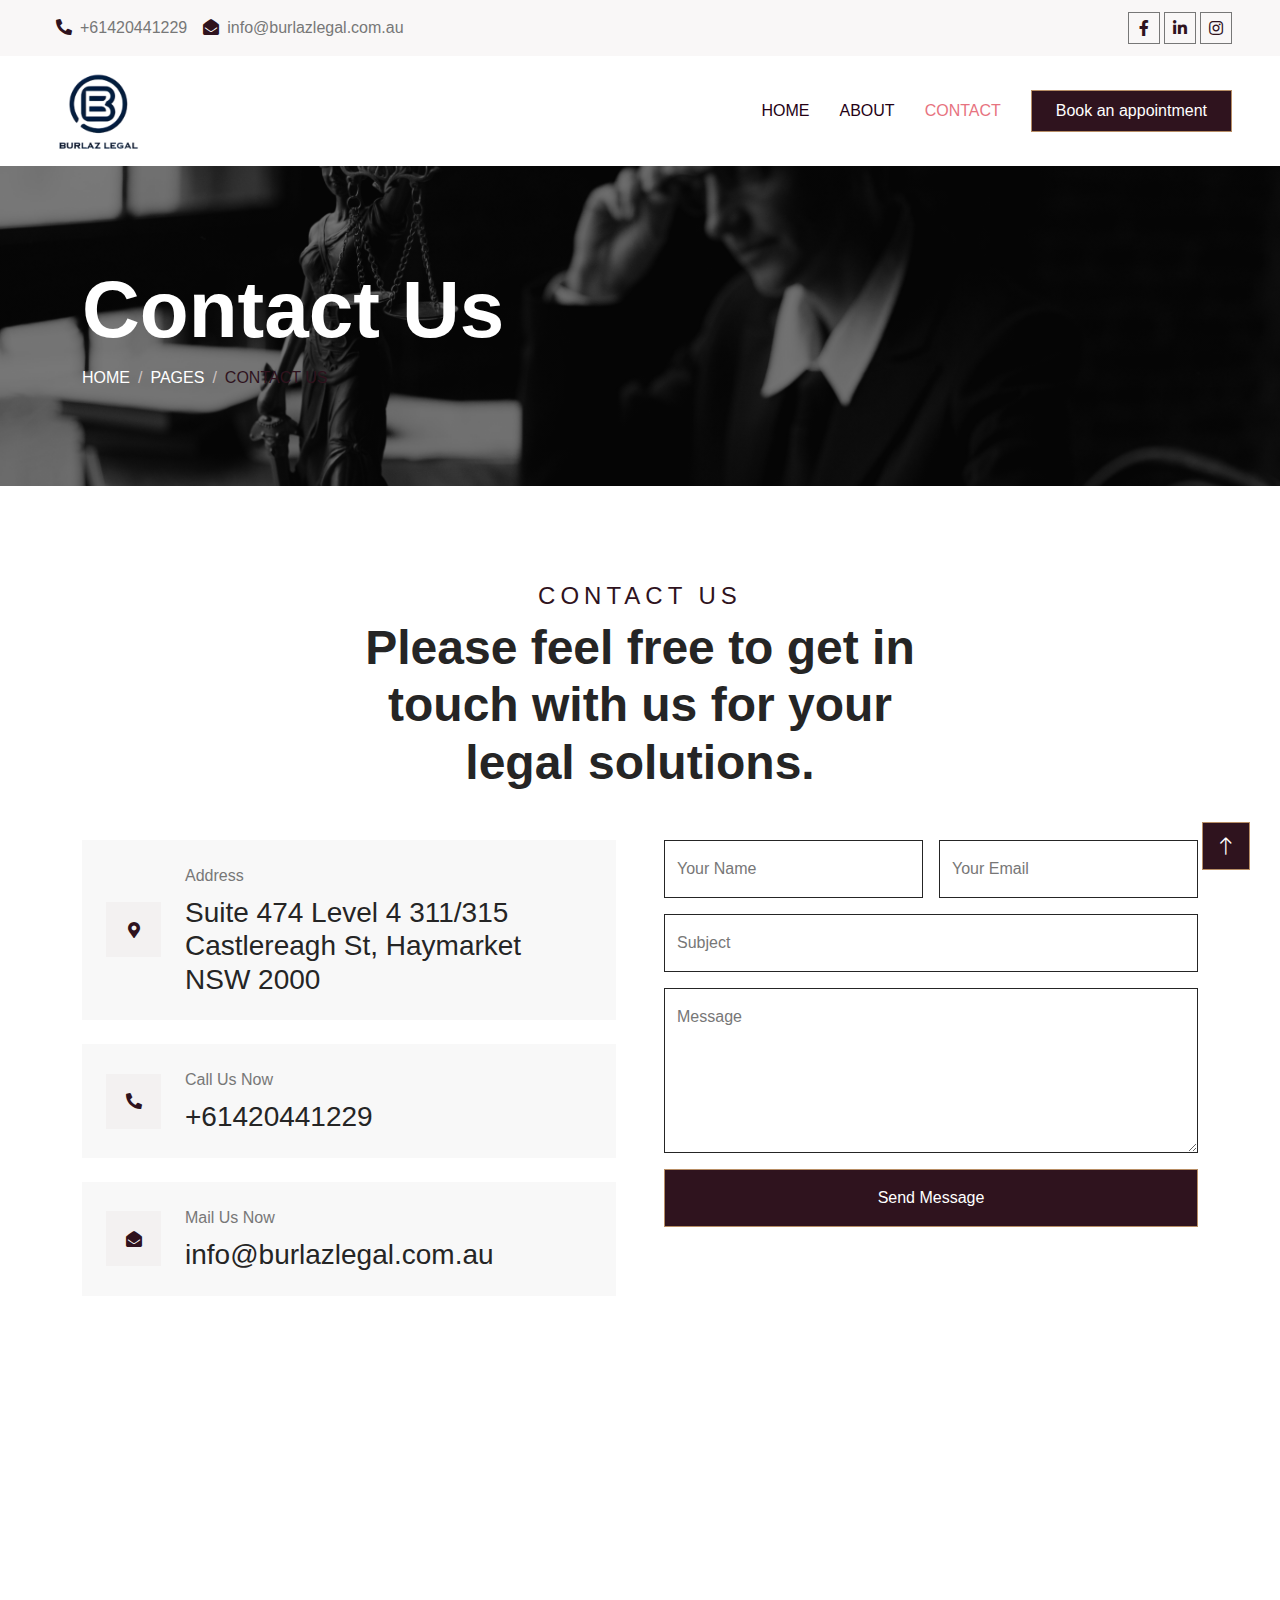
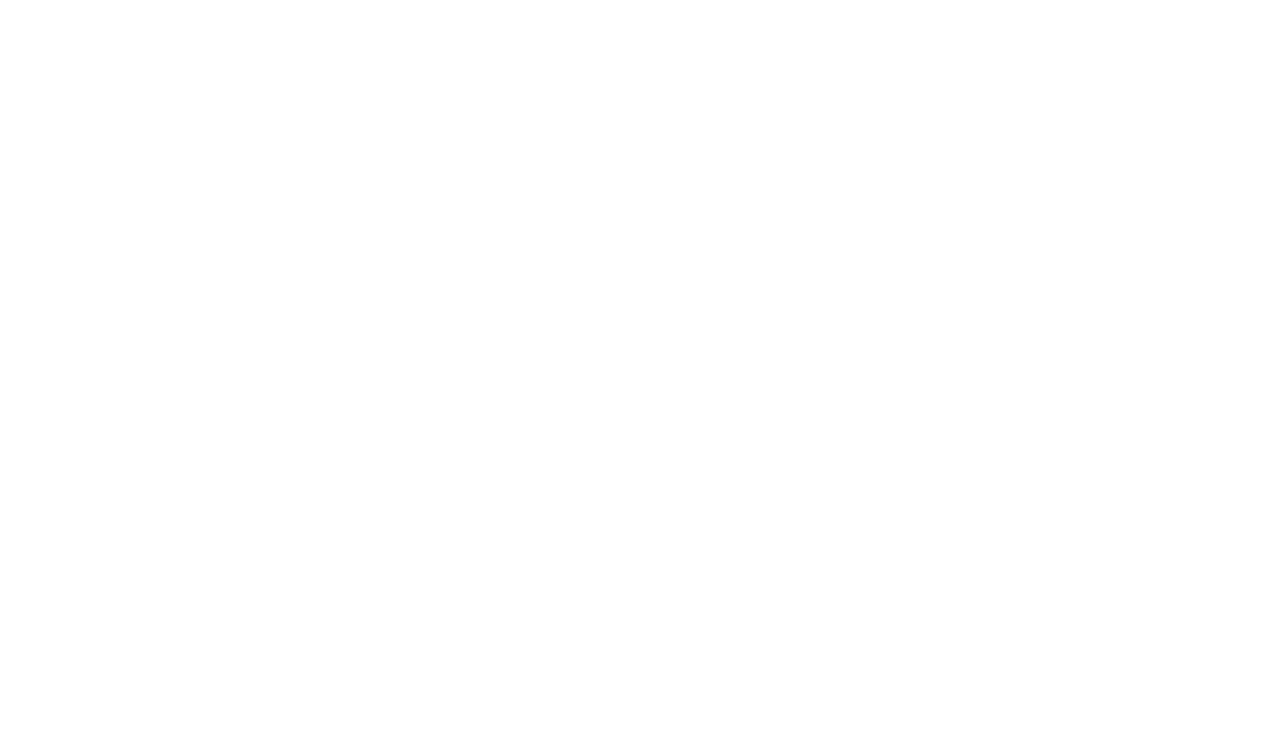
<file: contact.html>
<!DOCTYPE html>
<html lang="en">

<head>
    <meta charset="utf-8">
    <title>Contact | Burlaz Legal</title>
    <meta content="width=device-width, initial-scale=1.0" name="viewport">
    <meta content="" name="keywords">
    <meta content="" name="description">

    <!-- Favicon -->
    <link href="img/favicon.ico" rel="icon">

    <!-- Google Web Fonts -->
    <link rel="preconnect" href="https://fonts.googleapis.com">
    <link rel="preconnect" href="https://fonts.gstatic.com" crossorigin>
    <link
        href="https://fonts.googleapis.com/css2?family=Open+Sans:wght@400;500;600&family=Teko:wght@400;500;600&display=swap"
        rel="stylesheet">

    <!-- Icon Font Stylesheet -->
    <link href="https://cdnjs.cloudflare.com/ajax/libs/font-awesome/5.10.0/css/all.min.css" rel="stylesheet">
    <link href="https://cdn.jsdelivr.net/npm/bootstrap-icons@1.4.1/font/bootstrap-icons.css" rel="stylesheet">

    <!-- Libraries Stylesheet -->
    <link href="lib/animate/animate.min.css" rel="stylesheet">
    <link href="lib/owlcarousel/assets/owl.carousel.min.css" rel="stylesheet">
    <link href="lib/tempusdominus/css/tempusdominus-bootstrap-4.min.css" rel="stylesheet" />

    <!-- Customized Bootstrap Stylesheet -->
    <link href="css/bootstrap.min.css" rel="stylesheet">

    <!-- Template Stylesheet -->
    <link href="css/style.css" rel="stylesheet">
</head>

<body>


    <!-- Topbar Start -->
    <div class="container-fluid bg-dark p-0 wow fadeIn" data-wow-delay="0.1s">
        <div class="row gx-0 d-none d-lg-flex">
            <div class="col-lg-7 px-5 text-start">
                <div class="h-100 d-inline-flex align-items-center py-3 me-3">
                    <a class="text-body px-2" href="tel:+61420441229"><i
                        class="fa fa-phone-alt text-primary me-2"></i>+61420441229</a>
                <a class="text-body px-2" href="mailto:info@burlazlegal.com.au"><i
                        class="fa fa-envelope-open text-primary me-2"></i>info@burlazlegal.com.au</a>
                </div>
            </div>
            <div class="col-lg-5 px-5 text-end">
                <div class="h-100 d-inline-flex align-items-center">
                    <a class="btn btn-sm-square btn-outline-body me-1" href=""><i class="fab fa-facebook-f"></i></a>
                    <a class="btn btn-sm-square btn-outline-body me-1" href=""><i class="fab fa-linkedin-in"></i></a>
                    <a class="btn btn-sm-square btn-outline-body me-0" href=""><i class="fab fa-instagram"></i></a>
                </div>
            </div>
        </div>
    </div>
    <!-- Topbar End -->


    <!-- Navbar Start -->
    <nav class="navbar navbar-expand-lg bg-white navbar-light sticky-top py-lg-0 px-lg-5 wow fadeIn"
        data-wow-delay="0.1s">
        <a href="index.html" class="navbar-brand ms-4 ms-lg-0">
            <h1 class="text-primary m-0"><img class="me-3" src="img/icons/icon-1.png" alt="Icon" style="height: 100px;">
            </h1>
        </a>
        <button type="button" class="navbar-toggler me-4" data-bs-toggle="collapse" data-bs-target="#navbarCollapse">
            <span class="navbar-toggler-icon"></span>
        </button>
        <div class="collapse navbar-collapse" id="navbarCollapse">
            <div class="navbar-nav ms-auto p-4 p-lg-0">
                <a href="index.html" class="nav-item nav-link">Home</a>
                <a href="about.html" class="nav-item nav-link">About</a>
                <a href="contact.html" class="nav-item nav-link active">Contact</a>
            </div>
            <a href="https://outlook.office365.com/book/InitialConsultation@burlazlegal.com.au/" target="_blank" class="btn btn-primary py-2 px-4 d-none d-lg-block">Book an appointment</a>
        </div>
    </nav>
    <!-- Navbar End -->


    <!-- Page Header Start -->
    <div class="container-fluid page-header py-5 mb-5 wow fadeIn" data-wow-delay="0.1s">
        <div class="container py-5">
            <h1 class="display-1 text-white animated slideInDown">Contact Us</h1>
            <nav aria-label="breadcrumb animated slideInDown">
                <ol class="breadcrumb text-uppercase mb-0">
                    <li class="breadcrumb-item"><a class="text-white" href="#">Home</a></li>
                    <li class="breadcrumb-item"><a class="text-white" href="#">Pages</a></li>
                    <li class="breadcrumb-item text-primary active" aria-current="page">Contact Us</li>
                </ol>
            </nav>
        </div>
    </div>
    <!-- Page Header End -->


    <!-- Contact Start -->
    <div class="container-xxl py-5">
        <div class="container">
            <div class="text-center mx-auto mb-5 wow fadeInUp" data-wow-delay="0.1s" style="max-width: 600px;">
                <h4 class="section-title">Contact Us</h4>
                <h1 class="display-5 mb-4">Please feel free to get in touch with us for your legal solutions.</h1>
            </div>
            <div class="row g-5">
                <div class="col-lg-6 wow fadeInUp" data-wow-delay="0.1s">
                    <div class="d-flex flex-column justify-content-between h-100">
                        <div class="bg-light d-flex align-items-center w-100 p-4 mb-4">
                            <div class="d-flex flex-shrink-0 align-items-center justify-content-center bg-dark"
                                style="width: 55px; height: 55px;">
                                <i class="fa fa-map-marker-alt text-primary"></i>
                            </div>
                            <div class="ms-4">
                                <p class="mb-2">Address</p>
                                <h3 class="mb-0">Suite 474 Level 4 311/315 <br>
                                    Castlereagh St, Haymarket<br>
                                    NSW 2000</h3>
                            </div>
                        </div>
                        <div class="bg-light d-flex align-items-center w-100 p-4 mb-4">
                            <div class="d-flex flex-shrink-0 align-items-center justify-content-center bg-dark"
                                style="width: 55px; height: 55px;">
                                <i class="fa fa-phone-alt text-primary"></i>
                            </div>
                            <div class="ms-4">
                                <p class="mb-2">Call Us Now</p>
                                <a href="tel:+61420441229">
                                    <h3 class="mb-0">+61420441229</h3>
                                </a>
                            </div>
                        </div>
                        <div class="bg-light d-flex align-items-center w-100 p-4">
                            <div class="d-flex flex-shrink-0 align-items-center justify-content-center bg-dark"
                                style="width: 55px; height: 55px;">
                                <i class="fa fa-envelope-open text-primary"></i>
                            </div>
                            <div class="ms-4">
                                <p class="mb-2">Mail Us Now</p>
                                <a href="mailto:info@burlazlegal.com.au">
                                    <h3 class="mb-0">info@burlazlegal.com.au</h3>
                                </a>
                            </div>
                        </div>
                    </div>
                </div>
                <div class="col-lg-6 wow fadeInUp" data-wow-delay="0.5s">

                    <form action="https://api.web3forms.com/submit" method="POST">
                        <input type="hidden" name="access_key" value="c3f0168a-fabd-4ffc-9119-ee82cc5d5fba">
                        <div class="row g-3">
                            <div class="col-md-6">
                                <div class="form-floating">
                                    <input type="text" class="form-control" name="name" id="name" placeholder="Your Name">
                                    <label for="name">Your Name</label>
                                </div>
                            </div>
                            <div class="col-md-6">
                                <div class="form-floating">
                                    <input type="email" class="form-control" name="email" id="email" placeholder="Your Email">
                                    <label for="email">Your Email</label>
                                </div>
                            </div>
                            <div class="col-12">
                                <div class="form-floating">
                                    <input type="text" class="form-control" name="subject" id="subject" placeholder="Subject">
                                    <label for="subject">Subject</label>
                                </div>
                            </div>
                            <div class="col-12">
                                <div class="form-floating">
                                    <textarea class="form-control" name="message" placeholder="Leave a message here" id="message"
                                        style="height: 165px"></textarea>
                                    <label for="message">Message</label>
                                </div>
                            </div>
                            <div class="col-12">
                                <button class="btn btn-primary w-100 py-3" type="submit">Send Message</button>
                            </div>
                        </div>
                    </form>
                </div>
            </div>
        </div>
    </div>
    <!-- Contact End -->


    <!-- Google Map Start -->
    <div class="container-xxl pt-5 px-0 wow fadeIn" data-wow-delay="0.1s">
        <iframe class="w-100 mb-n2" style="height: 450px;"
            src="https://www.google.com/maps/embed?pb=!1m18!1m12!1m3!1d828.1011542530406!2d151.20760726959526!3d-33.87923178492172!2m3!1f0!2f0!3f0!3m2!1i1024!2i768!4f13.1!3m3!1m2!1s0x6b12ae40fe7c7f9b%3A0x632a04fa349c4f6a!2sGlobal%20Consult!5e0!3m2!1sen!2snp!4v1716557328201!5m2!1sen!2snp"
            frameborder="0" allowfullscreen="" aria-hidden="false" tabindex="0"></iframe>
    </div>
    <!-- Google Map End -->


    <!-- Footer Start -->
    <div class="container-fluid bg-dark text-body footer mt-5 pt-5 px-0 wow fadeIn" data-wow-delay="0.1s">
        <div class="container py-5">
            <div class="row g-5">
                <div class="col-lg-4 col-md-6">
                    <h3 class="text-light mb-4">Address</h3>
                    <p class="mb-2"><i class="fa fa-map-marker-alt text-primary me-3"></i>Suite 474 Level 4 311/315 <br>Castlereagh St, Haymarket <br>NSW 2000</p>
                    <a href="tel:+61420441229"><p class="mb-2"><i class="fa fa-phone-alt text-primary me-3"></i>+61420441229</p></a>
                    <a href="mailto:info@burlazlegal.com.au"><p class="mb-2"><i class="fa fa-envelope text-primary me-3"></i>info@burlazlegal.com.au</p></a>
                    <div class="d-flex pt-2">
                        <a class="btn btn-square btn-outline-body me-1" href=""><i class="fab fa-instagram"></i></a>
                        <a class="btn btn-square btn-outline-body me-1" href=""><i class="fab fa-facebook-f"></i></a>
                        <a class="btn btn-square btn-outline-body me-0" href=""><i class="fab fa-linkedin-in"></i></a>
                    </div>
                </div>
                <div class="col-lg-4 col-md-6">
                    <h3 class="text-light mb-4">Quick Links</h3>
                    <a class="btn btn-link" href="index.html">Home</a>
                    <a class="btn btn-link" href="about.html">About Us</a>
                    <a class="btn btn-link" href="contact.html">Contact Us</a>
                    <a class="btn btn-link" href="appointment.html">Appointment</a>
                </div>
                <div class="col-lg-4 col-md-6">
                    <h3 class="text-light mb-4"><img src="./img/icons/icon-1.png" style="height: 175px;"></h3>  
                </div>
            </div>
        </div>
        <div class="container-fluid copyright">
            <div class="container">
                <div class="row">
                    <div class="col-md-6 text-center text-md-start mb-3 mb-md-0">
                        &copy; <a href="#">Burlaz Legal.</a> All rights reserved.
                    </div>
                </div>
            </div>
        </div>
    </div>
    <!-- Footer End -->


    <!-- Back to Top -->
    <a href="#" class="btn btn-lg btn-primary btn-lg-square back-to-top"><i class="bi bi-arrow-up"></i></a>


    <!-- JavaScript Libraries -->
    <script src="https://code.jquery.com/jquery-3.4.1.min.js"></script>
    <script src="https://cdn.jsdelivr.net/npm/bootstrap@5.0.0/dist/js/bootstrap.bundle.min.js"></script>
    <script src="lib/wow/wow.min.js"></script>
    <script src="lib/easing/easing.min.js"></script>
    <script src="lib/waypoints/waypoints.min.js"></script>
    <script src="lib/counterup/counterup.min.js"></script>
    <script src="lib/owlcarousel/owl.carousel.min.js"></script>
    <script src="lib/tempusdominus/js/moment.min.js"></script>
    <script src="lib/tempusdominus/js/moment-timezone.min.js"></script>
    <script src="lib/tempusdominus/js/tempusdominus-bootstrap-4.min.js"></script>

    <!-- Template Javascript -->
    <script src="js/main.js"></script>
</body>

</html>
</file>
<file: css/style.css>
:root {
    --primary: #2F131E;
    --light: #Cec3c1;
    --dark: #240115;
}

h1,
h2,
.h1,
.h2,
.fw-bold {
    font-weight: 600 !important;
}

h3,
h4,
.h3,
.h4,
.fw-medium {
    font-weight: 500 !important;
}

h5,
h6,
.h5,
.h6,
.fw-normal {
    font-weight: 400 !important;
}

.back-to-top {
    position: fixed;
    display: none;
    right: 30px;
    bottom: 30px;
    z-index: 99;
}


/*** Spinner ***/
#spinner {
    opacity: 0;
    visibility: hidden;
    transition: opacity .5s ease-out, visibility 0s linear .5s;
    z-index: 99999;
}

#spinner.show {
    transition: opacity .5s ease-out, visibility 0s linear 0s;
    visibility: visible;
    opacity: 1;
}


/*** Button ***/
.btn {
    font-weight: 500;
    transition: .5s;
}

.btn.btn-primary,
.btn.btn-secondary {
    color: #FFFFFF;
}

.btn-square {
    width: 38px;
    height: 38px;
}

.btn-sm-square {
    width: 32px;
    height: 32px;
}

.btn-lg-square {
    width: 48px;
    height: 48px;
}

.btn-square,
.btn-sm-square,
.btn-lg-square {
    padding: 0;
    display: flex;
    align-items: center;
    justify-content: center;
    font-weight: normal;
}

.btn-outline-body {
    color: var(--primary);
    border-color: #777777;
}

.btn-outline-body:hover {
    color: #FFFFFF;
    background: var(--primary);
    border-color: var(--primary);
}


/*** Navbar ***/
.navbar .dropdown-toggle::after {
    border: none;
    content: "\f107";
    font-family: "Font Awesome 5 Free";
    font-weight: 900;
    vertical-align: middle;
    margin-left: 8px;
}

.navbar .navbar-nav .nav-link {
    margin-right: 30px;
    padding: 30px 0;
    color: var(--dark);
    font-weight: 500;
    text-transform: uppercase;
    outline: none;
}

.navbar .navbar-nav .nav-link:hover,
.navbar .navbar-nav .nav-link.active {
    color: #E7737F;
}

.navbar.sticky-top {
    top: -100px;
    transition: .5s;
}

@media (max-width: 991.98px) {
    .navbar .navbar-nav .nav-link {
        margin-right: 0;
        padding: 10px 0;
    }

    .navbar .navbar-nav {
        border-top: 1px solid #EEEEEE;
    }
}

@media (min-width: 992px) {
    .navbar .nav-item .dropdown-menu {
        display: block;
        visibility: hidden;
        top: 100%;
        transform: rotateX(-75deg);
        transform-origin: 0% 0%;
        transition: .5s;
        opacity: 0;
    }

    .navbar .nav-item:hover .dropdown-menu {
        transform: rotateX(0deg);
        visibility: visible;
        transition: .5s;
        opacity: 1;
    }
}


/*** Header ***/
.owl-carousel-inner {
    position: absolute;
    width: 100%;
    height: 100%;
    top: 0;
    left: 0;
    display: flex;
    align-items: center;
    background: rgba(0, 0, 0, .5);
}

@media (max-width: 768px) {
    .header-carousel .owl-carousel-item {
        position: relative;
        min-height: 500px;
    }

    .header-carousel .owl-carousel-item img {
        position: absolute;
        width: 100%;
        height: 100%;
        object-fit: cover;
    }

    .header-carousel .owl-carousel-item p {
        font-size: 16px !important;
    }
}

.header-carousel .owl-dots {
    position: absolute;
    width: 60px;
    height: 100%;
    top: 0;
    right: 30px;
    display: flex;
    flex-direction: column;
    align-items: center;
    justify-content: center;
}

.header-carousel .owl-dots .owl-dot {
    position: relative;
    width: 45px;
    height: 45px;
    margin: 5px 0;
    background: var(--dark);
    transition: .5s;
}

.header-carousel .owl-dots .owl-dot.active {
    width: 60px;
    height: 60px;
}

.header-carousel .owl-dots .owl-dot img {
    position: absolute;
    width: 100%;
    height: 100%;
    object-fit: cover;
    padding: 2px;
    transition: .5s;
    opacity: .3;
}

.header-carousel .owl-dots .owl-dot.active img {
    opacity: 1;
}

.page-header {
    background: linear-gradient(rgba(0, 0, 0, .5), rgba(0, 0, 0, .5)), url(../img/carousel-3.jpg) center center no-repeat;
    background-size: cover;
}

.breadcrumb-item+.breadcrumb-item::before {
    color: var(--light);
}


/*** Section Title ***/
.section-title {
    color: var(--primary);
    font-weight: 600;
    letter-spacing: 5px;
    text-transform: uppercase;
}


/*** Facts ***/
.fact-item .fact-icon {
    width: 120px;
    height: 120px;
    margin-top: -60px;
    margin-bottom: 1.5rem;
    display: inline-flex;
    align-items: center;
    justify-content: center;
    background: #FFFFFF;
    border-radius: 120px;
    transition: .5s;
}

.fact-item:hover .fact-icon {
    background: var(--light);
}

.fact-item .fact-icon i {
    color: var(--primary);
    transition: .5;
}

.fact-item:hover .fact-icon i {
    color: #FFFFFF;
}


/*** About & Feature ***/
.about-img,
.feature-img {
    position: relative;
    height: 100%;
    min-height: 400px;
}

.about-img img,
.feature-img img {
    position: absolute;
    width: 60%;
    height: 80%;
    object-fit: cover;
}

.about-img img:last-child,
.feature-img img:last-child {
    margin: 20% 0 0 40%;
}

.about-img::before,
.feature-img::before {
    position: absolute;
    content: "";
    width: 60%;
    height: 80%;
    top: 10%;
    left: 20%;
    border: 5px solid var(--primary);
    z-index: -1;
}


/*** Service ***/


.service-item .service-text {
    background: var(--light);
    transition: .5s;
}

.service-item:hover .service-text {
    background: rgba(0, 0, 0, .7);
}

.service-item * {
    transition: .5;
}

.service-item:hover * {
    color: #FFFFFF;
}

.service-item .btn {
    width: 40px;
    height: 40px;
    display: inline-flex;
    align-items: center;
    color: var(--dark);
    background: #FFFFFF;
    white-space: nowrap;
    overflow: hidden;
    transition: .5s;
}

.service-item:hover .btn {
    width: 140px;
}


/*** Project ***/
.project .nav .nav-link {
    background: var(--light);
    transition: .5s;
}

.project .nav .nav-link.active {
    background: var(--primary);
}

.project .nav .nav-link.active h3 {
    color: #FFFFFF !important;
}


/*** Team ***/
.team-items {
    margin: -.75rem;
}

.team-item {
    padding: .75rem;
}

.team-item::after {
    position: absolute;
    content: "";
    width: 100%;
    height: 0;
    top: 0;
    left: 0;
    background: #FFFFFF;
    transition: .5s;
    z-index: -1;
}

.team-item:hover::after {
    height: 100%;
    background: var(--primary);
}

.team-item .team-social {
    position: absolute;
    width: 100%;
    bottom: -20px;
    left: 0;
}

.team-item .team-social .btn {
    display: inline-flex;
    margin: 0 2px;
    color: var(--primary);
    background: var(--light);
}

.team-item .team-social .btn:hover {
    color: #FFFFFF;
    background: var(--primary);
}


/*** Appointment ***/
.bootstrap-datetimepicker-widget.bottom {
    top: auto !important;
}

.bootstrap-datetimepicker-widget .table * {
    border-bottom-width: 0px;
}

.bootstrap-datetimepicker-widget .table th {
    font-weight: 500;
}

.bootstrap-datetimepicker-widget.dropdown-menu {
    padding: 10px;
    border-radius: 2px;
}

.bootstrap-datetimepicker-widget table td.active,
.bootstrap-datetimepicker-widget table td.active:hover {
    background: var(--primary);
}

.bootstrap-datetimepicker-widget table td.today::before {
    border-bottom-color: var(--primary);
}


/*** Testimonial ***/
.testimonial-carousel {
    display: flex !important;
    flex-direction: column-reverse;
    max-width: 700px;
    margin: 0 auto;
}

.testimonial-carousel .owl-dots {
    height: 100px;
    display: flex;
    align-items: center;
    justify-content: center;
    margin-bottom: 30px;
}

.testimonial-carousel .owl-dots .owl-dot {
    position: relative;
    width: 60px;
    height: 60px;
    margin: 0 5px;
    transition: .5s;
}

.testimonial-carousel .owl-dots .owl-dot.active {
    width: 100px;
    height: 100px;
}

.testimonial-carousel .owl-dots .owl-dot::after {
    position: absolute;
    width: 40px;
    height: 40px;
    bottom: -20px;
    left: 50%;
    transform: translateX(-50%);
    display: flex;
    align-items: center;
    justify-content: center;
    content: "\f10d";
    font-family: "Font Awesome 5 Free";
    font-weight: 900;
    color: var(--primary);
    background: #FFFFFF;
    border-radius: 40px;
    transition: .5s;
    opacity: 0;
}

.testimonial-carousel .owl-dots .owl-dot.active::after {
    opacity: 1;
}

.testimonial-carousel .owl-dots .owl-dot img {
    opacity: .4;
    transition: .5s;
}

.testimonial-carousel .owl-dots .owl-dot.active img {
    opacity: 1;
}


/*** Footer ***/
.footer .btn.btn-link {
    display: block;
    margin-bottom: 5px;
    padding: 0;
    text-align: left;
    color: #777777;
    font-weight: normal;
    text-transform: capitalize;
    transition: .3s;
}

.footer .btn.btn-link::before {
    position: relative;
    content: "\f105";
    font-family: "Font Awesome 5 Free";
    font-weight: 900;
    color: var(--primary);
    margin-right: 10px;
}

.footer .btn.btn-link:hover {
    color: var(--primary);
    letter-spacing: 1px;
    box-shadow: none;
}

.footer .form-control {
    border-color: #777777;
}

.footer .copyright {
    padding: 25px 0;
    font-size: 15px;
    border-top: 1px solid rgba(256, 256, 256, .1);
}

.footer .copyright a {
    color: #777;
}

.footer .copyright a:hover {
    color: var(--primary);
}
</file>
